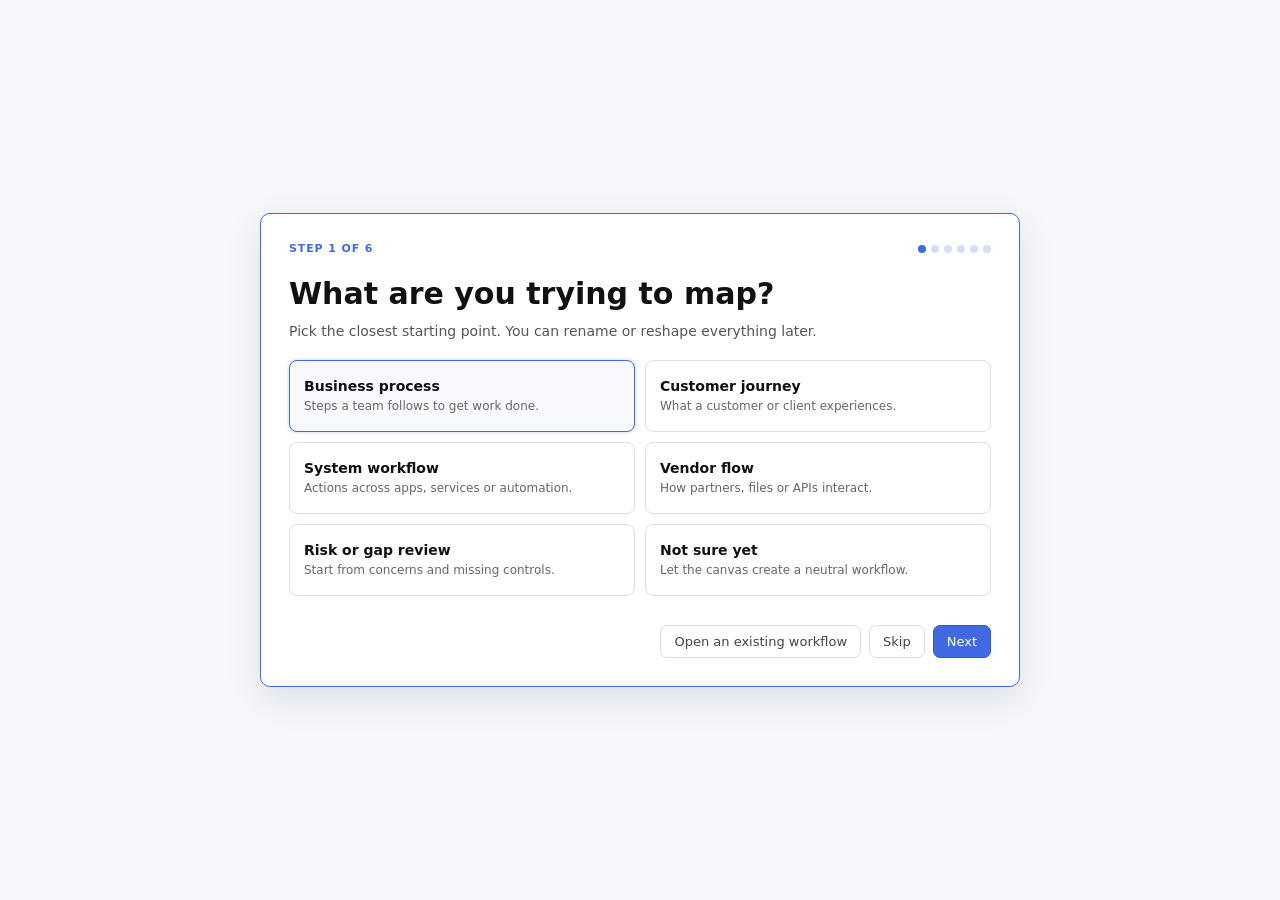
<file: index.html>
﻿<!DOCTYPE html>
<html lang="en">
<head>
<meta charset="UTF-8">
<meta name="viewport" content="width=device-width, initial-scale=1, viewport-fit=cover">
<title>Knowledge Graph V1.0.1</title>
<link rel="stylesheet" href="styles/app.css">
</head>
<body>
<div id="app" class="landing-active">
  <div id="landing-screen">
    <div class="landing-shell">
      <section class="landing-panel" aria-label="Guided workflow draft">
        <div class="wizard-top">
          <div class="wizard-kicker" id="wizard-kicker">Step 1 of 6</div>
          <div class="wizard-progress" id="wizard-progress"></div>
        </div>
        <select id="gs-kind" style="display:none">
          <option>Business process</option>
          <option>Customer journey</option>
          <option>System workflow</option>
          <option>Vendor / integration flow</option>
          <option>Risk or gap review</option>
          <option>I am not sure yet</option>
        </select>

        <div class="wizard-step active" data-step="0">
          <h1>What are you trying to map?</h1>
          <p>Pick the closest starting point. You can rename or reshape everything later.</p>
          <div class="wizard-choice-grid">
            <button class="wizard-choice active" data-kind="Business process" onclick="setGuidedKind('Business process')"><strong>Business process</strong><span>Steps a team follows to get work done.</span></button>
            <button class="wizard-choice" data-kind="Customer journey" onclick="setGuidedKind('Customer journey')"><strong>Customer journey</strong><span>What a customer or client experiences.</span></button>
            <button class="wizard-choice" data-kind="System workflow" onclick="setGuidedKind('System workflow')"><strong>System workflow</strong><span>Actions across apps, services or automation.</span></button>
            <button class="wizard-choice" data-kind="Vendor / integration flow" onclick="setGuidedKind('Vendor / integration flow')"><strong>Vendor flow</strong><span>How partners, files or APIs interact.</span></button>
            <button class="wizard-choice" data-kind="Risk or gap review" onclick="setGuidedKind('Risk or gap review')"><strong>Risk or gap review</strong><span>Start from concerns and missing controls.</span></button>
            <button class="wizard-choice" data-kind="I am not sure yet" onclick="setGuidedKind('I am not sure yet')"><strong>Not sure yet</strong><span>Let the canvas create a neutral workflow.</span></button>
          </div>
        </div>

        <div class="wizard-step" data-step="1">
          <h1>What should we call it?</h1>
          <p>Use a short working name. This becomes the main workflow container.</p>
          <div class="wizard-field"><label for="gs-name">Workflow name</label><input id="gs-name" placeholder="e.g. Card activation"></div>
          <div class="wizard-field"><label>Who is this for?</label>
            <div class="landing-audience">
              <label class="landing-check"><input type="checkbox" value="internal" class="gs-audience"> Internal</label>
              <label class="landing-check"><input type="checkbox" value="external" class="gs-audience"> External</label>
              <label class="landing-check"><input type="checkbox" value="vendor" class="gs-party"> Vendor / partner</label>
              <label class="landing-check"><input type="checkbox" value="system" class="gs-party"> System / automation</label>
            </div>
          </div>
        </div>

        <div class="wizard-step" data-step="2">
          <h1>How does it start and end?</h1>
          <p>Two simple anchors are enough to draw the first line of the workflow.</p>
          <div class="wizard-field"><label for="gs-start">Start trigger</label><input id="gs-start" placeholder="e.g. Cardholder opens app" oninput="updateGuidedAfterOptions()"></div>
          <div class="wizard-field"><label for="gs-outcome">Expected outcome</label><input id="gs-outcome" placeholder="e.g. Card is active"></div>
        </div>

        <div class="wizard-step" data-step="3">
          <h1>What are the main steps?</h1>
          <p>Write one step per line. Keep it rough; this becomes the first draft sequence.</p>
          <div class="wizard-field"><label for="gs-steps">Steps</label><textarea id="gs-steps" placeholder="Log in&#10;Choose card&#10;Confirm details&#10;Send issuer request&#10;Show success" oninput="updateGuidedAfterOptions()"></textarea></div>
                    <input id="gs-decisions" type="hidden">
          <div class="decision-builder">
            <div class="wizard-field"><label for="gd-question">Decision or gateway</label><input id="gd-question" placeholder="e.g. Card type selected?"></div>
            <div class="wizard-field"><label for="gd-after">Where does this gateway happen?</label><select id="gd-after" onchange="updateGuidedContinueOptions()"></select></div>
            <div class="wizard-field"><label for="gd-continue">Step after gateway</label><select id="gd-continue"></select></div>
            <div class="decision-row">
              <div class="wizard-field"><label for="gd-paths">Path outcomes</label><textarea id="gd-paths" placeholder="Digital only -> Activate digital card&#10;Digital + plastic -> Capture delivery details"></textarea></div>
              <div class="wizard-field"><label for="gd-logic">Gate logic</label><select id="gd-logic">
                <option value="exclusiveGateway">Choose one path only</option>
                <option value="inclusiveGateway">Choose one or more paths</option>
                <option value="parallelGateway">All paths happen</option>
                <option value="eventGateway">Wait for one event</option>
                <option value="complexGateway">Complex / custom rule</option>
              </select></div>
            </div>
            <div class="decision-actions"><button type="button" onclick="addGuidedDecision()">Add decision</button></div>
          </div>
          <div class="decision-list" id="decision-list"></div>
        </div>

        <div class="wizard-step" data-step="4">
          <h1>Anything else involved?</h1>
          <p>Add systems, teams, vendors or concerns only if they are obvious now.</p>
          <div class="wizard-field"><label for="gs-parties">Systems, teams or vendors</label><textarea id="gs-parties" placeholder="UGC App&#10;EML&#10;Placard"></textarea></div>
          <div class="wizard-field"><label for="gs-gaps">Known gaps or concerns</label><textarea id="gs-gaps" placeholder="Vendor failure path missing&#10;Delivery details validation unclear"></textarea></div>
          <div class="wizard-field"><label for="gs-owner">Owner</label><input id="gs-owner" placeholder="e.g. Digital Channels"></div>
        </div>

        <div class="wizard-step" data-step="5">
          <h1>Ready to create the draft?</h1>
          <p>The tool will draw a first workflow that you can immediately move, rename and refine.</p>
          <div class="wizard-review" id="wizard-review"></div>
        </div>

        <div class="landing-actions">
          <div class="landing-actions-right">
            <button onclick="openExistingWorkflowFromLanding()">Open an existing workflow</button>
            <button onclick="startBlankFromLanding()">Skip</button>
            <button id="wizard-back" onclick="guidedBack()">Back</button>
            <button class="primary" id="wizard-next" onclick="guidedNext()">Next</button>
          </div>
        </div>      </section>
    </div>
  </div>  <div id="topbar">
    <div id="breadcrumb"><span class="bc cur" onclick="goHome()">Knowledge graph</span></div>
    <div class="version-pill">V1.0.1</div>
    <button class="tbtn" onclick="showGuidedStart()">Guided Start</button>
    <button class="tbtn primary" id="btn-impact" onclick="openImpactReview()">Impact Review</button>
    <button class="tbtn" id="btn-health" onclick="openModelHealth()">Model Health</button>
    <button class="tbtn" id="btn-summary" onclick="openWorkflowSummary()">Workflow Summary</button>
    <button class="tbtn" id="btn-connect" onclick="startConnecting()">⤳ Connect</button>
    <button class="tbtn" id="btn-move-workflow" onclick="openMoveToWorkflow()">Move into workflow</button>
    <span class="top-spacer"></span>
    <div class="file-menu" id="file-menu">
      <button class="tbtn" onclick="toggleFileMenu(event)">File ▾</button>
      <div class="file-pop">
        <button class="file-item" onclick="newGraph();closeFileMenu()">New graph</button>
        <button class="file-item" onclick="openGraphJson();closeFileMenu()">Load</button>
        <button class="file-item" onclick="saveGraphJson();closeFileMenu()">Save</button>
        <button class="file-item" onclick="saveGraphJsonAs();closeFileMenu()">Save As</button>
      </div>
    </div>
    <input id="import-file" type="file" accept=".kbwf" style="display:none" onchange="importGraphFile(event)">
  </div>
  <div id="filterbar">
    <label>Show:</label>
    <div id="filter-chips" style="display:flex;gap:6px;flex-wrap:wrap"></div>
  </div>
  <div id="scopebar">
    <div id="scope-path"></div>
  </div>
  <div id="body">
    <div id="gv">
      <canvas id="c" tabindex="0"></canvas>
      <div id="node-palette"></div>
      <div id="conn-hint"></div>
      <div id="ghint">Use the left toolbar to add nodes · Drag empty space to select · Space/middle-drag or two-finger pan · Ctrl+scroll zooms</div>
      <div id="select-box"></div>
      <div id="zc">
        <button class="zb" onclick="doZoom(1.15)">+</button>
        <div id="zoom-pct">100%</div>
        <button class="zb" onclick="doZoom(0.87)">−</button>
        <button class="zb" onclick="fitGraph()" title="Fit graph to canvas">⊙</button>
      </div>
      <div id="leg">
        <div id="leg-nodes"></div>
        <div style="margin-top:5px;padding-top:5px;border-top:1px solid #eee;font-size:9px;color:#aaa;margin-bottom:2px">Flow lines</div>
        <div id="leg-edges"></div>
      </div>
    </div>
    <div id="splitter"></div>
    <div id="panel">
      <div id="ph">
        <div id="ph-row">
          <div id="ph-main">
            <span id="ph-typebadge"></span>
            <div id="ph-title" contenteditable="true" spellcheck="true" role="textbox" aria-label="Node name" onblur="savePaneTitle(this.textContent)" onkeydown="paneTitleKey(event)"></div>
            <div id="ph-owners"></div>
          </div>
          <button id="pclose" onclick="goHome()">×</button>
        </div>
        <div id="ph-actions">
          <button class="pa-btn pa-conn" id="btn-open-workflow" onclick="openFocusedWorkflow()" style="display:none">Open workflow</button>
        </div>
      </div>
      <div id="pb">
        <div id="pb-left" style="display:none"><div id="pb-left-top"></div><div id="flow-wrap"></div></div>
        <div id="pb-right" style="display:none"><div id="pr-hdr">Steps &amp; connections <button class="mini-add" title="Connect to another node" onclick="event.stopPropagation();startConnectingFromPanel()">+</button></div><div id="pr-body"></div></div>
        <div id="pb-single" style="display:none"></div>
      </div>
    </div>
  </div>
</div>

<!-- Change Impact Review -->
<div id="modal-impact" class="modal-bg" style="display:none" onclick="closeModal('modal-impact')">
  <div class="modal" style="width:820px" onclick="event.stopPropagation()">
    <h3>Change Impact Review</h3>
    <div id="impact-body"></div>
    <div class="modal-actions">
      <button class="confirm" onclick="closeModal('modal-impact')">Done</button>
    </div>
  </div>
</div>

<!-- Model Health -->
<div id="modal-health" class="modal-bg" style="display:none" onclick="closeModal('modal-health')">
  <div class="modal" style="width:720px" onclick="event.stopPropagation()">
    <h3>Model Health</h3>
    <div id="health-body"></div>
    <div class="modal-actions">
      <button class="confirm" onclick="closeModal('modal-health')">Done</button>
    </div>
  </div>
</div>

<!-- Notification / Confirmation -->
<div id="modal-notice" class="modal-bg" style="display:none">
  <div class="modal" style="width:520px">
    <h3 id="notice-title">Confirm action</h3>
    <p id="notice-message" style="font-size:13px;color:#555;line-height:1.5;margin-bottom:14px"></p>
    <div class="modal-actions">
      <button id="notice-cancel" onclick="resolveNotice(false)">Cancel</button>
      <button id="notice-secondary" onclick="resolveNotice('secondary')" style="display:none">Apply only here</button>
      <button id="notice-confirm" class="confirm" onclick="resolveNotice(true)">Proceed</button>
    </div>
  </div>
</div>

<!-- Workflow Summary -->
<div id="modal-summary" class="modal-bg" style="display:none" onclick="closeModal('modal-summary')">
  <div class="modal" style="width:620px" onclick="event.stopPropagation()">
    <h3>Workflow Summary</h3>
    <div id="summary-body"></div>
    <div class="modal-actions">
      <button class="confirm" onclick="closeModal('modal-summary')">Done</button>
    </div>
  </div>
</div>

<!-- Move to Workflow -->
<div id="modal-move" class="modal-bg" style="display:none">
  <div class="modal" style="width:520px">
    <h3>Move into workflow</h3>
    <p id="move-summary" style="font-size:12px;color:#666;margin-bottom:14px"></p>
    <label>Workflow / container</label>
    <select id="move-target"></select>
    <div class="modal-actions">
      <button onclick="closeModal('modal-move')">Cancel</button>
      <button class="confirm" onclick="moveSelectedIntoWorkflow()">Move</button>
    </div>
  </div>
</div>

<!-- Add/Edit Node -->
<div id="modal-node" class="modal-bg" style="display:none">
  <div class="modal">
    <h3 id="modal-node-title">Add node</h3>
    <label>Label</label><input id="mn-label" type="text" placeholder="e.g. User onboarding" maxlength="60">
    <label>Type</label><select id="mn-type"></select>
    <label>Description</label><textarea id="mn-desc" placeholder="What does this node represent?"></textarea>
    <label>Owners (comma-separated)</label><input id="mn-owners" type="text" placeholder="e.g. PM, Dev, BizOps">
    <label>Tags (comma-separated)</label><input id="mn-tags" type="text" placeholder="e.g. core, revenue">
    <div id="mn-tag-suggestions" class="suggest-row" aria-label="Known tag suggestions"></div>
    <label>Known gaps (one per line)</label><textarea id="mn-gaps" placeholder="Any known missing items or unknowns" style="min-height:56px"></textarea>
    <div class="modal-actions">
      <button onclick="closeModal('modal-node')">Cancel</button>
      <button class="confirm" onclick="saveNode()">Save</button>
    </div>
  </div>
</div>

<!-- Add Relationship -->
<div id="modal-conn" class="modal-bg" style="display:none">
  <div class="modal" style="width:540px">
    <h3>Add relationship</h3>
    <p style="font-size:12px;color:#666;margin-bottom:14px">From <strong id="mc-from"></strong> → <strong id="mc-to"></strong></p>
    <label>Relationship type</label>
    <select id="mc-flow">
      <optgroup label="Control flow">
        <option value="sequence">Sequence flow — normal order of work</option>
        <option value="conditional">Conditional sequence flow — only if a condition is true</option>
        <option value="default">Default sequence flow — fallback path from a gateway</option>
      </optgroup>
      <optgroup label="Collaboration">
        <option value="message">Message flow — communication between participants</option>
      </optgroup>
      <optgroup label="Data and artifacts">
        <option value="association">Association — annotation or artifact link</option>
        <option value="data">Data association — data object involved</option>
      </optgroup>
      <optgroup label="Special handling">
        <option value="compensation">Compensation association — rollback/compensation work</option>
      </optgroup>
    </select>
    <label>Direction</label>
    <select id="mc-direction">
      <option value="forward">Source → target</option>
      <option value="reverse">Target → source</option>
      <option value="both">Both directions</option>
    </select>
    <label>Flow colour</label>
    <div class="rgb-row">
      <input id="mc-color" type="color" value="#666666" oninput="setConnectionColor(this.value)">
      <input id="mc-color-hex" type="text" value="Flow default" maxlength="12" oninput="if(validHexColor(this.value))setConnectionColor(this.value)" onblur="setConnectionColor(this.value)">
      <button type="button" class="shape-btn" style="width:auto;padding:0 10px;font-size:11px" onclick="setConnectionColor('')">Auto</button>
    </div>
    <div class="modal-actions">
      <button onclick="closeModal('modal-conn')">Cancel</button>
      <button class="confirm" onclick="saveConnection()">Add</button>
    </div>
  </div>
</div>

<!-- Manage Types -->
<div id="modal-types" class="modal-bg" style="display:none">
  <div class="modal" style="width:690px">
    <h3>Node types</h3>
    <div id="type-list" style="margin-bottom:14px"></div>
    <div style="border-top:1px solid #eee;padding-top:14px">
      <p style="font-size:12px;color:#888;margin-bottom:10px;font-weight:500">Add new type</p>
      <label>Name *</label><input id="nt-name" type="text" placeholder="e.g. System, SOP, Gateway" maxlength="32">
      <label>Colour</label>
      <div class="rgb-row">
        <input id="nt-color" type="color" value="#000000" oninput="setTypeColor(this.value)">
        <input id="nt-color-hex" type="text" value="#000000" maxlength="7" oninput="if(validHexColor(this.value))setTypeColor(this.value)" onblur="setTypeColor(this.value)">
      </div>
      <label>Shape</label>
      <div class="shape-picker" id="nt-shapes"></div>
      <label>Border pattern</label>
      <div class="border-picker" id="nt-borders"></div>
      <label>Symbol</label>
      <div class="symbol-picker" id="nt-symbols"></div>
      <label class="toggle-row"><input id="nt-container" type="checkbox"> Can contain workflows/items</label>
    </div>
    <div class="modal-actions">
      <button onclick="closeModal('modal-types')">Done</button>
      <button class="confirm" onclick="addType()">Add Type</button>
    </div>
  </div>
</div>

<script src="src/app.js" defer></script>
</body>
</html>
</file>
<file: styles/app.css>
﻿*{box-sizing:border-box;margin:0;padding:0}
:root{--pane-frame:#4169E1;--app-height:100vh}
html,body{width:100%;height:100%;overflow:hidden}
body{font-family:system-ui,sans-serif;background:#f0f0ee}
#app{display:flex;flex-direction:column;height:var(--app-height);min-height:100svh;overflow:hidden;background:#fff}
#topbar{height:44px;display:flex;align-items:center;padding:0 max(12px,env(safe-area-inset-right)) 0 max(12px,env(safe-area-inset-left));border-bottom:1px solid #e4e4e0;gap:6px;flex-shrink:0;background:#fff;overflow-x:auto;overflow-y:hidden;overscroll-behavior-x:contain;-webkit-overflow-scrolling:touch;position:relative;z-index:80}
#breadcrumb{display:none}
.version-pill{font-size:11px;font-weight:700;color:#4169E1;background:#EEF2FF;border:1px solid #cfd8ff;border-radius:999px;padding:3px 9px;white-space:nowrap}
.top-spacer{flex:1;min-width:8px}
.bc{cursor:pointer;color:#185FA5;white-space:nowrap;padding:2px 5px;border-radius:4px}
.bc:hover{background:#f0f5ff}
.bc.cur{color:#222;font-weight:500;cursor:default}
.bc.cur:hover{background:transparent}
.bc-sep{color:#bbb;font-size:11px}
.tb-sep{width:1px;height:20px;background:#e4e4e0;flex-shrink:0;margin:0 2px}
.tbtn{font-size:11px;padding:4px 10px;border:1px solid #ddd;border-radius:6px;background:#fff;color:#555;cursor:pointer;white-space:nowrap;display:flex;align-items:center;gap:5px}
.tbtn:hover{background:#f5f5f5}
.tbtn.primary{background:#4169E1;color:#fff;border-color:#3558c0}
.tbtn.primary:hover{background:#3558c0}
.file-menu{position:relative}
.file-pop{position:fixed;right:max(12px,env(safe-area-inset-right));top:50px;min-width:160px;background:#fff;border:1px solid #ddd;border-radius:8px;box-shadow:0 8px 24px rgba(20,35,80,.16);padding:6px;display:none;z-index:120}
.file-menu.open .file-pop{display:block}
.file-item{width:100%;border:0;background:#fff;color:#333;text-align:left;font-size:12px;padding:8px 9px;border-radius:6px;cursor:pointer}
.file-item:hover{background:#F8FAFF;color:#4169E1}
#filterbar{padding:6px 12px;border-bottom:1px solid #e4e4e0;display:flex;align-items:center;gap:6px;flex-shrink:0;background:#fafafa;flex-wrap:wrap}
#filterbar label{font-size:11px;color:#888}
.ftb{font-size:11px;padding:3px 9px;border:1px solid #ddd;border-radius:12px;background:#fff;color:#555;cursor:pointer;transition:all .15s}
.ftb:hover{border-color:#aaa}
.ftb.on{color:#fff;border-color:transparent}
#scopebar{height:34px;display:flex;align-items:center;gap:8px;padding:0 12px;border-bottom:1px solid #e4e4e0;background:#fff;flex-shrink:0}
#scope-path{font-size:12px;color:#555;min-width:0;overflow:hidden;text-overflow:ellipsis;white-space:nowrap;display:flex;align-items:center;gap:4px}
#scope-path strong{color:#111}
.scope-btn{font-size:11px;padding:3px 9px;border:1px solid #ddd;border-radius:6px;background:#fff;color:#444;cursor:pointer}
.scope-btn:hover{background:#f5f5f5}
.scope-crumb{border:0;background:transparent;color:#4169E1;font:12px system-ui,sans-serif;cursor:pointer;padding:2px 4px;border-radius:4px;white-space:nowrap}
.scope-crumb:hover{background:#EEF2FF}
.scope-crumb.cur{color:#111;font-weight:600;cursor:default}
.scope-crumb.cur:hover{background:transparent}
.scope-sep{color:#bbb}
#body{flex:1;display:flex;min-height:0;overflow:hidden}
#gv{position:relative;flex:1;min-width:0;min-height:0;background:#f8f8f6;overflow:hidden;border:2px solid var(--pane-frame)}
canvas{display:block;position:absolute;top:0;left:0;touch-action:none}
#ghint{position:absolute;bottom:10px;left:12px;font-size:10px;color:#bbb;pointer-events:none}
#node-palette{position:absolute;left:12px;top:14px;z-index:12;display:grid;grid-auto-flow:column;grid-auto-columns:var(--palette-cell-w,46px);grid-template-rows:repeat(var(--palette-rows,10),var(--palette-cell-h,42px));gap:6px;padding:7px;overflow:visible;border:1.5px solid #4169E1;background:rgba(255,255,255,.94);border-radius:8px;box-shadow:0 4px 18px rgba(20,35,80,.12);pointer-events:none}
.np-btn{width:var(--palette-cell-w,46px);height:var(--palette-cell-h,42px);border:1px solid #d8def8;border-radius:7px;background:#fff;display:flex;align-items:center;justify-content:center;cursor:pointer;position:relative;pointer-events:auto}
.np-btn:hover{border-color:#4169E1;background:#F8FAFF;transform:translateX(1px)}
.np-btn:focus{outline:none;border-color:#4169E1;box-shadow:0 0 0 2px rgba(65,105,225,.16)}
.np-btn.custom{font-size:24px;font-weight:600;color:#4169E1}
.np-sep{width:calc(var(--palette-cell-w,46px) - 10px);height:1px;background:#d8def8;margin:auto 5px}
.np-btn::after{content:attr(data-label);position:absolute;left:calc(var(--palette-cell-w,46px) + 6px);top:50%;transform:translateY(-50%);white-space:nowrap;background:#111;color:#fff;font-size:11px;padding:4px 7px;border-radius:5px;opacity:0;pointer-events:none}
.np-btn:hover::after,.np-btn:focus::after{opacity:1}
#select-box{position:absolute;border:1.5px solid #4169E1;background:rgba(65,105,225,.12);display:none;pointer-events:none;z-index:15}
#zc{position:absolute;bottom:10px;right:10px;display:flex;gap:4px;align-items:center}
.zb{width:28px;height:28px;border:1px solid #ddd;border-radius:6px;background:#fff;color:#666;cursor:pointer;font-size:15px;display:flex;align-items:center;justify-content:center}
.zb:hover{background:#f5f5f5}
#zoom-pct{height:28px;min-width:48px;border:1px solid #ddd;border-radius:6px;background:#fff;color:#555;font-size:11px;font-weight:700;display:flex;align-items:center;justify-content:center;padding:0 8px}
#leg{position:absolute;top:10px;right:10px;background:#fff;border:1px solid #e4e4e0;border-radius:8px;padding:8px 10px;font-size:10px;color:#666;line-height:1.7}
.lr{display:flex;align-items:center;gap:6px}
#conn-hint{position:absolute;top:10px;left:50%;transform:translateX(-50%);background:#4169E1;color:#fff;font-size:12px;padding:6px 16px;border-radius:20px;display:none;z-index:20;pointer-events:none;box-shadow:0 2px 8px rgba(65,105,225,.4)}
#conn-hint.show{display:block}
#splitter{width:18px;display:none;flex-shrink:0;cursor:col-resize;background:linear-gradient(90deg,rgba(65,105,225,.12),rgba(65,105,225,.32),rgba(65,105,225,.12));border-left:2px solid var(--pane-frame);border-right:2px solid var(--pane-frame);position:relative;touch-action:none}
#splitter.open{display:block}
#splitter::before{content:"";position:absolute;top:0;bottom:0;left:50%;width:2px;background:var(--pane-frame);transform:translateX(-50%)}
#splitter::after{content:"";position:absolute;top:50%;left:50%;width:8px;height:54px;border-radius:7px;background:repeating-linear-gradient(to bottom,var(--pane-frame) 0 4px,transparent 4px 8px);transform:translate(-50%,-50%)}
#splitter:hover{background:rgba(65,105,225,.4)}
#body.resizing{cursor:col-resize;user-select:none}
#body.resizing canvas{pointer-events:none}
#panel{width:var(--panel-w,380px);min-width:280px;background:#fff;border:2px solid var(--pane-frame);display:none;flex-direction:column;overflow:hidden;flex-shrink:0}
#panel.open{display:flex}
@media (max-width:760px){
  #body{flex-direction:column}
  #gv{min-height:340px}
  #splitter{display:none!important}
  #panel{width:auto!important;min-width:0;max-height:46%;border:2px solid var(--pane-frame)}
}
#ph{padding:14px 14px 10px;border-bottom:1px solid #e4e4e0;flex-shrink:0}
#ph-row{display:flex;align-items:flex-start;gap:8px}
#ph-main{flex:1;min-width:0}
#ph-typebadge{display:inline-block;font-size:10px;font-weight:600;letter-spacing:.07em;text-transform:uppercase;padding:2px 8px;border-radius:10px;margin-bottom:5px}
#ph-title{font-size:15px;font-weight:600;color:#111;border:1px solid transparent;border-radius:6px;padding:2px 4px;margin-left:-4px;outline:none}
#ph-title:hover{border-color:#d8def8;background:#F8FAFF}
#ph-title:focus{border-color:#4169E1;background:#fff;box-shadow:0 0 0 2px rgba(65,105,225,.12)}
#ph-owners{font-size:11px;color:#666;margin-top:5px;display:grid;gap:4px}
.meta-row{display:flex;align-items:center;gap:6px;min-height:22px;flex-wrap:wrap}
.meta-label{font-size:10px;font-weight:700;text-transform:uppercase;letter-spacing:.06em;color:#aaa;min-width:40px}
.meta-value{color:#555}
.mini-add{width:20px;height:20px;border-radius:50%;border:1px solid #cfd8ff;background:#EEF2FF;color:#4169E1;cursor:pointer;font-size:15px;font-weight:700;line-height:17px;display:inline-flex;align-items:center;justify-content:center;padding:0}
.mini-add:hover{background:#dfe7ff}
#ph-actions{display:flex;gap:5px;margin-top:10px;flex-wrap:wrap}
.pa-btn{font-size:11px;padding:4px 10px;border:1px solid #ddd;border-radius:6px;background:#fff;color:#444;cursor:pointer}
.pa-btn:hover{background:#f5f5f5}
.pa-btn.pa-conn{background:#EEF2FF;color:#4169E1;border-color:#c0ccf5}
.pa-btn.pa-del{color:#c0392b;border-color:#e0b0b0}
.pa-btn.pa-del:hover{background:#fef0f0}
#pclose{width:26px;height:26px;border:1px solid #e4e4e0;border-radius:6px;background:#fff;color:#888;cursor:pointer;font-size:18px;display:flex;align-items:center;justify-content:center}
#pclose:hover{background:#f5f5f5}
#pb{flex:1;min-height:0;overflow:hidden;display:flex;flex-direction:column}
#pb-left{flex:0 0 auto;border-bottom:1px solid #e4e4e0;display:flex;flex-direction:column;overflow:hidden;max-height:220px}
#pb-left-top{padding:10px 14px 8px;border-bottom:1px solid #e4e4e0;font-size:11px;color:#666;flex-shrink:0;line-height:1.6}
#flow-wrap{flex:1;overflow:auto;padding:12px 10px}
#pb-right{flex:1;min-height:0;display:flex;flex-direction:column;overflow:hidden}
#pr-hdr{padding:10px 14px 8px;font-size:11px;font-weight:600;color:#333;border-bottom:1px solid #e4e4e0;flex-shrink:0;display:flex;align-items:center;gap:6px}
#pr-body{flex:1;overflow-y:auto;padding:8px 12px}
#pb-single{flex:1;min-height:0;overflow-y:auto;padding:14px;display:flex;flex-direction:column;gap:14px}
.ns .nsl{font-size:10px;font-weight:600;letter-spacing:.07em;text-transform:uppercase;color:#aaa;margin-bottom:6px}
.nsl.addable{display:flex;align-items:center;gap:6px}
.inline-add{display:grid;gap:6px;margin-top:7px;padding:8px;border:1px solid #d8def8;border-radius:8px;background:#F8FAFF}
.inline-add-row{display:flex;gap:6px}
.inline-add input{flex:1;min-width:0;border:1px solid #ddd;border-radius:7px;padding:7px 8px;font:12px system-ui,sans-serif;outline:none;background:#fff}
.inline-add input:focus{border-color:#4169E1;box-shadow:0 0 0 2px rgba(65,105,225,.12)}
.inline-suggest{display:flex;gap:4px;flex-wrap:wrap}
.suggest-chip.inline{font-size:10px;padding:3px 8px}
.suggest-empty.inline{font-size:10px;color:#aaa}
.summary-link{border:0;background:transparent;color:#4169E1;cursor:pointer;font:inherit;font-weight:700;text-transform:none;letter-spacing:0;padding:0;text-align:left}
.summary-link:hover{text-decoration:underline}
.summary-sep{color:#aaa;margin:0 4px}
.summary-type-row{cursor:pointer}
.summary-section .nsl{display:flex;align-items:center;gap:6px}
.summary-section-body{display:none}
.summary-section.open .summary-section-body{display:block}
.summary-section-toggle{width:18px;height:18px;border:1px solid #d8def8;border-radius:5px;background:#fff;color:#4169E1;cursor:pointer;font-size:10px;line-height:1;display:inline-flex;align-items:center;justify-content:center;flex-shrink:0}
.summary-section.open .summary-section-toggle{transform:rotate(90deg)}
.summary-node-list{display:none;padding:0 0 6px 22px;border-bottom:1px solid #f0f0ee}
.summary-node-list.open{display:block}
.summary-node-link{display:block;width:100%;border:0;background:transparent;color:#333;text-align:left;font-size:12px;padding:5px 0;cursor:pointer;line-height:1.35}
.summary-node-link:hover{color:#4169E1;text-decoration:underline}
.summary-node-path{display:block;font-size:10px;color:#888;margin-top:1px}
.health-top{display:flex;gap:8px;flex-wrap:wrap;margin-bottom:14px}
.health-stat{border:1px solid #e4e4e0;border-radius:8px;padding:8px 10px;min-width:88px;background:#fafafa;text-align:left;cursor:pointer}
.health-stat:hover{border-color:#4169E1;background:#F8FAFF}
.health-stat.active{border-color:#4169E1;box-shadow:0 0 0 2px rgba(65,105,225,.12);background:#fff}
.health-stat strong{display:block;font-size:18px;color:#111}
.health-stat span{font-size:10px;color:#888;text-transform:uppercase;letter-spacing:.06em}
.health-row{display:grid;grid-template-columns:auto 1fr auto;gap:10px;align-items:flex-start;padding:9px 0;border-bottom:1px solid #f0f0ee;font-size:12px}
.health-row:last-child{border:none}
.health-sev{font-size:10px;font-weight:700;text-transform:uppercase;border-radius:10px;padding:2px 7px;white-space:nowrap}
.health-sev.error{background:#FEE2E2;color:#991B1B}
.health-sev.warning{background:#FEF3C7;color:#92400E}
.health-sev.info{background:#DBEAFE;color:#1D4ED8}
.health-sev.gap{background:#FAEEDA;color:#854F0B}
.health-title{font-weight:600;color:#111;margin-bottom:2px}
.health-msg{color:#555;line-height:1.45}
.health-target{border:0;background:transparent;color:#4169E1;font-size:11px;font-weight:600;cursor:pointer;text-align:right}
.health-target:hover{text-decoration:underline}
.impact-grid{display:grid;grid-template-columns:1fr 1fr;gap:10px;margin-top:12px}
.impact-card{border:1px solid #e4e4e0;border-radius:8px;padding:10px;background:#fafafa;min-width:0}
.impact-card.wide{grid-column:1/-1}
.impact-card.left{grid-column:1}
.impact-card.right{grid-column:2}
.impact-title{font-size:10px;font-weight:700;text-transform:uppercase;letter-spacing:.06em;color:#888;margin-bottom:7px}
.impact-list{display:grid;gap:6px}
.impact-node{display:grid;grid-template-columns:auto 1fr auto;gap:8px;align-items:center;border-bottom:1px solid #eee;padding:5px 0;font-size:12px}
.impact-node:last-child{border-bottom:0}
.impact-node button{border:0;background:transparent;color:#4169E1;font-size:11px;font-weight:600;cursor:pointer}
.impact-node button:hover{text-decoration:underline}
.impact-empty{font-size:12px;color:#888;line-height:1.45}
.impact-pill{display:inline-flex;align-items:center;border-radius:999px;padding:2px 8px;font-size:10px;font-weight:700;margin:2px;background:#EEF2FF;color:#4169E1}
.audience-toggle{display:flex;gap:6px;flex-wrap:wrap}
.audience-btn{font-size:11px;padding:4px 10px;border:1px solid #ddd;border-radius:999px;background:#fff;color:#555;cursor:pointer}
.audience-btn.on{background:#4169E1;border-color:#4169E1;color:#fff}
.audience-btn:hover{border-color:#4169E1;background:#F8FAFF;color:#4169E1}
.audience-btn.on:hover{background:#3558c0;color:#fff}
@media (max-width:760px){.impact-grid{grid-template-columns:1fr}.impact-card.wide,.impact-card.left,.impact-card.right{grid-column:auto}}
.nd{font-size:12px;color:#555;line-height:1.6}
.ntag{display:inline-flex;align-items:center;gap:4px;font-size:10px;padding:2px 8px;border-radius:10px;background:#f0f0ee;color:#555;margin:2px 2px 2px 0}
.gap-it{display:flex;align-items:flex-start;gap:6px;padding:5px 8px;background:#FAEEDA;border-radius:6px;margin-bottom:4px;font-size:11px;color:#633806;line-height:1.4}
.gap-it span:nth-child(2){flex:1}
.gap-open{border:0;background:transparent;color:#4169E1;font-size:11px;font-weight:700;cursor:pointer;display:none;padding:0 2px}
.gap-open:hover{text-decoration:underline}
.conn-it{display:flex;align-items:center;gap:8px;padding:7px 0;border-bottom:1px solid #f0f0ee;cursor:pointer;font-size:12px}
.conn-it:last-child{border:none}
.conn-it:hover .conn-name{color:#185FA5}
.cdot{width:9px;height:9px;border-radius:50%;flex-shrink:0}
.bpill{font-size:10px;padding:2px 7px;border-radius:10px;margin-left:auto;flex-shrink:0}
.rm{width:16px;height:16px;border-radius:50%;border:0;background:#DC2626;color:#fff;display:none;align-items:center;justify-content:center;font-size:13px;font-weight:700;line-height:1;cursor:pointer;flex-shrink:0;padding:0}
.ntag:hover .rm,.gap-it:hover .rm,.conn-it:hover .rm,.st-item:hover .rm{display:inline-flex}
.gap-it:hover .gap-open{display:inline-block}
.rm:hover{background:#B91C1C}
.st-item{display:flex;gap:8px;align-items:flex-start;padding:7px 0;border-bottom:1px solid #f0f0ee}
.st-item:last-child{border:none}
.st-num{width:20px;height:20px;border-radius:50%;display:flex;align-items:center;justify-content:center;font-size:9px;font-weight:600;flex-shrink:0;margin-top:1px}
.st-lbl{font-size:12px;color:#111;margin-bottom:2px}
.st-badge{font-size:10px;padding:1px 6px;border-radius:10px;display:inline-block}
.st-gap{font-size:10px;color:#633806;background:#FAEEDA;padding:2px 6px;border-radius:10px;display:inline-block;margin:2px 2px 2px 0}
.step-add{border-top:1px solid #f0f0ee;margin-top:8px;padding-top:10px;display:grid;gap:6px}
.step-add input,.step-add select,.step-add textarea{width:100%;border:1px solid #ddd;border-radius:7px;padding:7px 8px;font:12px system-ui,sans-serif;outline:none}
.step-add textarea{min-height:48px;resize:vertical}
.step-add input:focus,.step-add select:focus,.step-add textarea:focus{border-color:#4169E1;box-shadow:0 0 0 2px rgba(65,105,225,.12)}
.step-row{display:grid;grid-template-columns:1fr 1fr;gap:6px}
.step-add select[multiple]{min-height:86px}
.step-actions{display:flex;gap:4px;align-items:center;margin-left:6px}
.step-mini{width:22px;height:22px;border-radius:50%;border:1px solid #d8def8;background:#fff;color:#4169E1;cursor:pointer;font-size:12px;line-height:1}
.step-mini:disabled{opacity:.35;cursor:not-allowed}
.chip{display:inline-flex;align-items:center;gap:3px;font-size:10px;padding:2px 8px;border-radius:10px;cursor:pointer;margin:2px 2px 2px 0;border:1px solid #e4e4e0}
.chip:hover{opacity:.75}
.modal-bg{position:fixed;inset:0;background:rgba(0,0,0,.35);z-index:200;display:flex;align-items:center;justify-content:center;padding:24px;overflow:auto}
.modal{background:#fff;border-radius:12px;padding:24px;width:630px;max-width:95vw;box-shadow:0 8px 40px rgba(0,0,0,.18);max-height:90vh;overflow-y:auto;margin:auto}
.modal h3{font-size:15px;font-weight:600;color:#111;margin-bottom:16px}
.modal label{display:block;font-size:11px;font-weight:600;color:#888;margin-bottom:4px;margin-top:12px;text-transform:uppercase;letter-spacing:.05em}
.modal label:first-of-type{margin-top:0}
.modal input,.modal textarea,.modal select{width:100%;padding:8px 10px;border:1px solid #ddd;border-radius:7px;font-size:13px;outline:none;background:#fff;color:#111;font-family:inherit}
.modal input:focus,.modal textarea:focus,.modal select:focus{border-color:#4169E1;box-shadow:0 0 0 2px rgba(65,105,225,.12)}
.modal textarea{resize:vertical;min-height:64px}
.pane-edit-label{font-size:10px;font-weight:600;color:#aaa;text-transform:uppercase;letter-spacing:.07em;margin-bottom:5px}
.pane-desc{width:100%;min-height:68px;resize:vertical;border:1px solid #e0e0dc;border-radius:7px;padding:8px 9px;font:12px/1.45 system-ui,sans-serif;color:#333;background:#fff;outline:none}
.pane-desc:hover{border-color:#cfd6f6;background:#F8FAFF}
.pane-desc:focus{border-color:#4169E1;box-shadow:0 0 0 2px rgba(65,105,225,.12);background:#fff}
.suggest-row{display:flex;gap:5px;flex-wrap:wrap;margin-top:6px;min-height:22px}
.suggest-chip{font-size:10px;padding:3px 8px;border-radius:12px;border:1px solid #d8def8;background:#F3F6FF;color:#4169E1;cursor:pointer}
.suggest-chip:hover{background:#E7ECFF;border-color:#4169E1}
.suggest-empty{font-size:11px;color:#aaa}
.modal-actions{display:flex;gap:8px;justify-content:flex-end;margin-top:18px}
.modal-actions button{padding:7px 16px;border-radius:7px;font-size:13px;cursor:pointer;border:1px solid #ddd;background:#fff;color:#444}
.modal-actions button.confirm{background:#4169E1;color:#fff;border-color:#3558c0}
.modal-actions button.confirm:hover{background:#3558c0}
.modal-actions button:not(.confirm):hover{background:#f5f5f5}
.color-row{display:flex;gap:6px;flex-wrap:wrap;margin-top:4px}
.cswatch{width:22px;height:22px;border-radius:50%;cursor:pointer;border:2px solid transparent;transition:transform .1s}
.cswatch:hover{transform:scale(1.15)}
.cswatch.sel{border-color:#111;transform:scale(1.15)}
.conn-cswatch.auto{width:auto;border-radius:12px;padding:2px 9px;font-size:10px;color:#555;background:#f7f7f5;display:flex;align-items:center}
.rgb-row{display:flex;gap:8px;align-items:center}
.rgb-row input[type=color]{width:44px;height:36px;border:1px solid #ddd;border-radius:7px;padding:2px;background:#fff;cursor:pointer}
.rgb-row input[type=text]{flex:1;text-transform:uppercase}
.shape-picker{display:flex;gap:8px;flex-wrap:wrap}
.symbol-picker{display:flex;gap:6px;flex-wrap:wrap}
.shape-btn{width:42px;height:36px;border:1px solid #ddd;border-radius:7px;background:#fff;display:flex;align-items:center;justify-content:center;cursor:pointer}
.shape-btn:hover{border-color:#4169E1;background:#F8FAFF}
.shape-btn.sel{border-color:#4169E1;box-shadow:0 0 0 2px rgba(65,105,225,.12);background:#fff}
.border-picker{display:flex;gap:8px;flex-wrap:wrap}
.border-btn{min-width:58px;height:32px;border:1px solid #ddd;border-radius:7px;background:#fff;color:#333;font-size:11px;cursor:pointer;display:flex;align-items:center;justify-content:center;padding:0 8px}
.border-btn:hover{border-color:#4169E1;background:#F8FAFF}
.border-btn.sel{border-color:#4169E1;box-shadow:0 0 0 2px rgba(65,105,225,.12)}
.symbol-btn{min-width:34px;height:30px;border:1px solid #ddd;border-radius:7px;background:#fff;color:#333;font-size:13px;font-weight:700;cursor:pointer}
.symbol-btn:hover{border-color:#4169E1;background:#F8FAFF}
.symbol-btn.sel{border-color:#4169E1;box-shadow:0 0 0 2px rgba(65,105,225,.12)}
.type-row{display:flex;align-items:center;gap:8px;padding:6px 0;border-bottom:1px solid #f0f0ee}
.type-row:last-child{border:none}
.toggle-row{display:flex;align-items:center;gap:8px;margin-top:12px;font-size:12px;color:#444}
.toggle-row input{width:auto}
#app.landing-active #topbar,#app.landing-active #filterbar,#app.landing-active #scopebar,#app.landing-active #body{display:none}
#landing-screen{display:none;height:var(--app-height);overflow:auto;background:#F7F8FC;color:#111;padding:28px}
#app.landing-active #landing-screen{display:block}
.landing-shell{max-width:920px;min-height:100%;margin:0 auto;display:flex;align-items:center;justify-content:center}
.landing-intro{display:none}
.landing-panel{width:min(760px,100%);background:#fff;border:1.5px solid #4169E1;border-radius:10px;box-shadow:0 12px 36px rgba(27,46,110,.12);padding:28px}
.wizard-top{display:flex;align-items:center;justify-content:space-between;gap:12px;margin-bottom:22px}
.wizard-kicker{font-size:11px;font-weight:800;letter-spacing:.08em;text-transform:uppercase;color:#4169E1}
.wizard-progress{display:flex;gap:5px;align-items:center}
.wizard-dot{width:8px;height:8px;border-radius:50%;background:#d8def8}
.wizard-dot.active{background:#4169E1}
.wizard-step{display:none;min-height:330px}
.wizard-step.active{display:block}
.wizard-step h1{font-size:30px;line-height:1.12;font-weight:750;margin-bottom:10px;letter-spacing:0}
.wizard-step p{font-size:14px;line-height:1.55;color:#555;margin-bottom:18px;max-width:620px}
.wizard-choice-grid{display:grid;grid-template-columns:repeat(2,minmax(0,1fr));gap:10px}
.wizard-choice{border:1px solid #dcdfe8;background:#fff;border-radius:8px;padding:14px;text-align:left;cursor:pointer;color:#222;font:13px system-ui,sans-serif;min-height:72px}
.wizard-choice strong{display:block;font-size:14px;margin-bottom:4px;color:#111}
.wizard-choice span{display:block;font-size:12px;line-height:1.35;color:#666}
.wizard-choice:hover,.wizard-choice.active{border-color:#4169E1;background:#F8FAFF;box-shadow:0 0 0 2px rgba(65,105,225,.10)}
.wizard-field{max-width:620px;margin-bottom:14px}
.wizard-field label{display:block;font-size:10px;font-weight:800;letter-spacing:.06em;text-transform:uppercase;color:#777;margin-bottom:6px}
.wizard-field input,.wizard-field textarea,.wizard-field select{width:100%;border:1px solid #dcdfe8;border-radius:8px;padding:11px 12px;font:14px system-ui,sans-serif;color:#111;background:#fff;outline:none}
.wizard-field textarea{min-height:150px;resize:vertical;line-height:1.45}
.wizard-field input:focus,.wizard-field textarea:focus,.wizard-field select:focus{border-color:#4169E1;box-shadow:0 0 0 2px rgba(65,105,225,.12)}
.landing-audience{display:flex;flex-wrap:wrap;gap:7px;max-width:620px}
.landing-check{display:inline-flex;align-items:center;gap:7px;border:1px solid #dcdfe8;border-radius:999px;padding:8px 11px;font-size:13px;color:#444;background:#fff;cursor:pointer;text-transform:none;letter-spacing:0;font-weight:500}
.landing-check input{width:auto;margin:0}
.wizard-review{display:grid;gap:9px;max-width:640px}
.wizard-review-row{border:1px solid #edf0f7;border-radius:8px;padding:9px 11px;background:#FAFBFF;font-size:13px;color:#333}
.wizard-review-row strong{display:block;font-size:10px;text-transform:uppercase;letter-spacing:.06em;color:#888;margin-bottom:2px}
.landing-actions{display:flex;gap:8px;justify-content:flex-end;align-items:center;margin-top:18px;flex-wrap:wrap}
.landing-actions-left,.landing-actions-right{display:flex;gap:8px;align-items:center;flex-wrap:wrap}
.landing-actions button{border:1px solid #ddd;background:#fff;color:#444;border-radius:7px;padding:8px 13px;font:13px system-ui,sans-serif;cursor:pointer}
.landing-actions button:hover{background:#F8FAFF;border-color:#cfd8ff;color:#4169E1}
.landing-actions .primary{background:#4169E1;color:#fff;border-color:#3558c0}
.landing-actions .primary:hover{background:#3558c0;color:#fff}
.landing-note{font-size:11px;color:#888;line-height:1.4;margin-top:8px}
.decision-builder{border:1px solid #edf0f7;border-radius:9px;background:#FAFBFF;padding:12px;max-width:620px;margin-top:10px}
.decision-row{display:grid;grid-template-columns:1fr 180px;gap:8px;margin-bottom:8px}
.decision-actions{display:flex;justify-content:flex-end;margin-top:8px}.decision-actions button{border:1px solid #cfd8ff;background:#EEF2FF;color:#4169E1;border-radius:7px;padding:7px 11px;font:12px system-ui,sans-serif;cursor:pointer}.decision-actions button:hover{background:#dfe7ff}
.decision-list{display:grid;gap:7px;max-width:620px;margin-top:10px}
.decision-item{display:flex;gap:8px;align-items:flex-start;justify-content:space-between;border:1px solid #e4e8f5;border-radius:8px;background:#fff;padding:8px 10px;font-size:12px;color:#333;line-height:1.35}
.decision-item strong{display:block;font-size:12px;color:#111;margin-bottom:2px}
.decision-item span{display:block;color:#666}
.decision-item button{width:18px;height:18px;border-radius:50%;border:0;background:#DC2626;color:#fff;line-height:18px;font-weight:700;cursor:pointer;flex-shrink:0}
@media (max-width:760px){.decision-row{grid-template-columns:1fr}}@media (max-width:760px){#landing-screen{padding:16px}.landing-panel{padding:20px}.wizard-choice-grid{grid-template-columns:1fr}.wizard-step h1{font-size:25px}.wizard-step{min-height:360px}}
</file>
